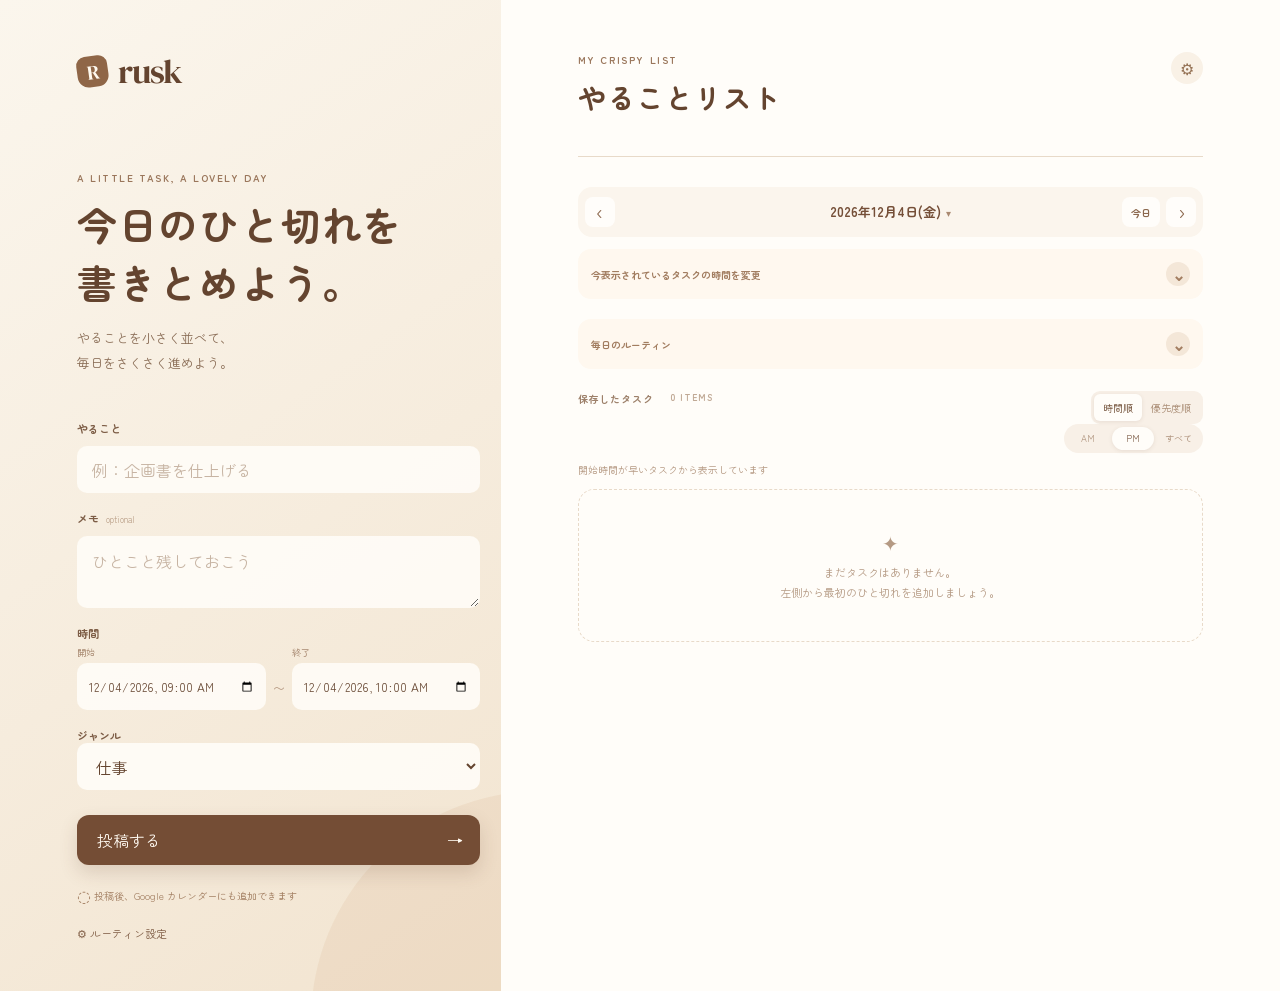
<file: index.html>
<!doctype html>
<html lang="ja">
  <head>
    <meta charset="UTF-8" />
    <meta name="viewport" content="width=device-width, initial-scale=1.0" />
    <meta name="theme-color" content="#f6efe3" />
    <title>rusk | やさしいタスク管理</title>
    <link rel="preconnect" href="https://fonts.googleapis.com" />
    <link rel="preconnect" href="https://fonts.gstatic.com" crossorigin />
    <link href="https://fonts.googleapis.com/css2?family=DM+Serif+Display&family=Zen+Maru+Gothic:wght@400;500;700&display=swap" rel="stylesheet" />
    <link rel="stylesheet" href="style.css?v=20260712-3" />
    <link rel="stylesheet" href="mobile.css?v=20260712-3" />
  </head>
  <body>
    <main class="app-shell">
      <aside class="composer-panel">
        <div class="mobile-topbar">
          <a class="brand" href="index.html" aria-label="rusk ホーム">
            <span class="brand-mark" aria-hidden="true">R</span>
            <span>rusk</span>
          </a>
          <div class="mobile-topbar-actions"><a class="mobile-settings" href="settings.html" aria-label="ルーティン設定">⚙</a><button id="open-composer" class="open-composer" type="button" aria-label="タスクを追加">＋</button></div>
        </div>
        <div class="composer-heading">
          <p class="eyebrow">A LITTLE TASK, A LOVELY DAY</p>
          <h1>今日のひと切れを<br />書きとめよう。</h1>
          <p>やることを小さく並べて、<br />毎日をさくさく進めよう。</p>
        </div>

        <form id="task-form" class="task-form">
          <div class="form-dialog-title"><span>タスクを追加</span><button id="close-composer" type="button" aria-label="閉じる">×</button></div>
          <label class="field-label" for="title">やること</label>
          <input id="title" name="title" type="text" maxlength="60" placeholder="例：企画書を仕上げる" required autocomplete="off" />

          <label class="field-label" for="memo">メモ <span>optional</span></label>
          <textarea id="memo" name="memo" maxlength="160" placeholder="ひとこと残しておこう"></textarea>

          <div>
            <span class="field-label">時間</span>
            <div class="time-row">
              <label><span>開始</span><input id="start-time" name="startTime" type="datetime-local" required /></label>
              <span class="time-dash" aria-hidden="true">〜</span>
              <label><span>終了</span><input id="end-time" name="endTime" type="datetime-local" required /></label>
            </div>
          </div>
          <div>
            <label class="field-label" for="genre">ジャンル</label>
            <select id="genre" name="genre">
              <option value="work">仕事</option>
              <option value="personal">くらし</option>
              <option value="study">学び</option>
              <option value="important">大切なこと</option>
            </select>
          </div>
          <button class="submit-button" type="submit"><span>投稿する</span><span aria-hidden="true">→</span></button>
        </form>
        <p class="calendar-note"><span aria-hidden="true">◌</span> 投稿後、Google カレンダーにも追加できます</p>
        <a class="settings-link" href="settings.html"><span aria-hidden="true">⚙</span> ルーティン設定</a>
      </aside>

      <section class="tasks-panel" id="top">
        <header class="tasks-header">
          <div>
            <p class="eyebrow">MY CRISPY LIST</p>
            <h2>やることリスト</h2>
          </div>
          <a class="header-settings" href="settings.html" aria-label="ルーティン設定">⚙</a>
        </header>

        <section class="list-wrap" aria-labelledby="list-title">
          <nav class="date-navigation" aria-label="実施日を移動">
            <button id="previous-day" type="button" aria-label="前の日">‹</button>
            <div class="date-picker-wrap"><span class="date-select-control"><span class="date-page-label" id="date-page-label" aria-hidden="true"></span><input id="date-picker" type="date" aria-label="移動する日付" /></span></div>
            <div class="date-nav-actions"><button id="today-button" type="button">今日</button><button id="next-day" type="button" aria-label="次の日">›</button></div>
          </nav>
          <div class="bulk-time-shift" aria-label="今表示されているタスクの時間を一括変更">
            <button id="bulk-shift-toggle" class="routine-toggle" type="button" aria-expanded="false" aria-controls="bulk-shift-content">
              <span id="bulk-shift-title">今表示されているタスクの時間を変更</span>
              <span class="routine-chevron" aria-hidden="true">⌄</span>
            </button>
            <div id="bulk-shift-content" class="bulk-time-shift-content" hidden>
              <span>表示中のタスクを</span>
              <label><input id="shift-minutes" type="number" min="1" max="1440" step="1" value="15" inputmode="numeric" aria-label="移動する分数" />分</label>
              <div class="bulk-time-shift-actions"><button id="shift-earlier" type="button">前倒し</button><button id="shift-later" type="button">後倒し</button></div>
            </div>
          </div>
          <div class="routine-area" id="routine-area" hidden>
            <button id="routine-toggle" class="routine-toggle" type="button" aria-expanded="false" aria-controls="routine-content">
              <span>毎日のルーティン</span>
              <span class="routine-chevron" aria-hidden="true">⌄</span>
            </button>
            <div id="routine-content" class="routine-content" hidden>
              <div class="routine-filter" role="group" aria-label="ルーティンの時間帯">
                <button type="button" class="routine-filter-button is-active" data-period="morning">朝</button>
                <button type="button" class="routine-filter-button" data-period="daytime">昼</button>
                <button type="button" class="routine-filter-button" data-period="night">夜</button>
                <button type="button" class="routine-filter-button" data-period="other">その他</button>
              </div>
              <div id="routine-list" class="routine-list"></div>
            </div>
          </div>
          <div class="list-heading">
            <div class="section-label"><span id="list-title">保存したタスク</span><span id="task-count">0 ITEMS</span></div>
            <div class="sort-control" role="group" aria-label="タスクの表示順">
              <button type="button" class="sort-button is-active" data-sort="time">時間順</button>
              <button type="button" class="sort-button" data-sort="priority">優先度順</button>
            </div>
          </div>
          <div id="time-filter" class="time-filter" role="group" aria-label="時間帯で絞り込む"><button type="button" class="time-filter-button" data-time-period="am">AM</button><button type="button" class="time-filter-button" data-time-period="pm">PM</button><button type="button" class="time-filter-button is-active" data-time-period="all">すべて</button></div>
          <p class="sort-hint" id="sort-hint">開始時間が早いタスクから表示しています</p>
          <div id="task-list" class="task-list" aria-live="polite"></div>
          <div id="empty-state" class="empty-state">
            <span aria-hidden="true">✦</span>
            <p>まだタスクはありません。<br />左側から最初のひと切れを追加しましょう。</p>
          </div>
        </section>
      </section>
    </main>
    <template id="task-template">
      <article class="task-card saved-card">
        <span class="drag-handle" aria-hidden="true">⠿</span>
        <button class="check-button" type="button" aria-label="完了にする"></button>
        <div class="task-content">
          <div class="card-top"><span class="genre-tag"></span></div>
          <h3></h3><p class="task-memo"></p>
          <button class="task-time-button" type="button" aria-expanded="false" aria-label="実施日時を変更"><span class="task-time-value"></span></button>
          <div class="time-editor" hidden><label>開始日時<span class="datetime-parts edit-start" aria-label="開始日時"><input class="datetime-year" type="text" inputmode="numeric" maxlength="4" aria-label="開始年" /><span>年</span><input type="text" inputmode="numeric" maxlength="2" aria-label="開始月" /><span>月</span><input type="text" inputmode="numeric" maxlength="2" aria-label="開始日" /><span>日</span><input type="text" inputmode="numeric" maxlength="2" aria-label="開始時" /><span>：</span><input type="text" inputmode="numeric" maxlength="2" aria-label="開始分" /></span></label><span>〜</span><label>終了日時<span class="datetime-parts edit-end" aria-label="終了日時"><input class="datetime-year" type="text" inputmode="numeric" maxlength="4" aria-label="終了年" /><span>年</span><input type="text" inputmode="numeric" maxlength="2" aria-label="終了月" /><span>月</span><input type="text" inputmode="numeric" maxlength="2" aria-label="終了日" /><span>日</span><input type="text" inputmode="numeric" maxlength="2" aria-label="終了時" /><span>：</span><input type="text" inputmode="numeric" maxlength="2" aria-label="終了分" /></span></label><div class="time-editor-actions"><button class="set-current-time-button" type="button">現在時刻</button><button class="save-time-button" type="button">時間を変更</button></div></div>
        </div>
        <div class="task-actions">
          <div class="priority-move" aria-label="優先順位を変更">
            <button class="move-up-button" type="button" aria-label="優先順位を上げる">↑</button>
            <button class="move-down-button" type="button" aria-label="優先順位を下げる">↓</button>
          </div>
          <a class="calendar-button" target="_blank" rel="noopener noreferrer">Google Calendar <span aria-hidden="true">↗</span></a>
          <button class="delete-button" type="button" aria-label="タスクを削除">×</button>
        </div>
      </article>
    </template>
    <script src="script.js?v=20260712-3"></script>
  </body>
</html>
</file>
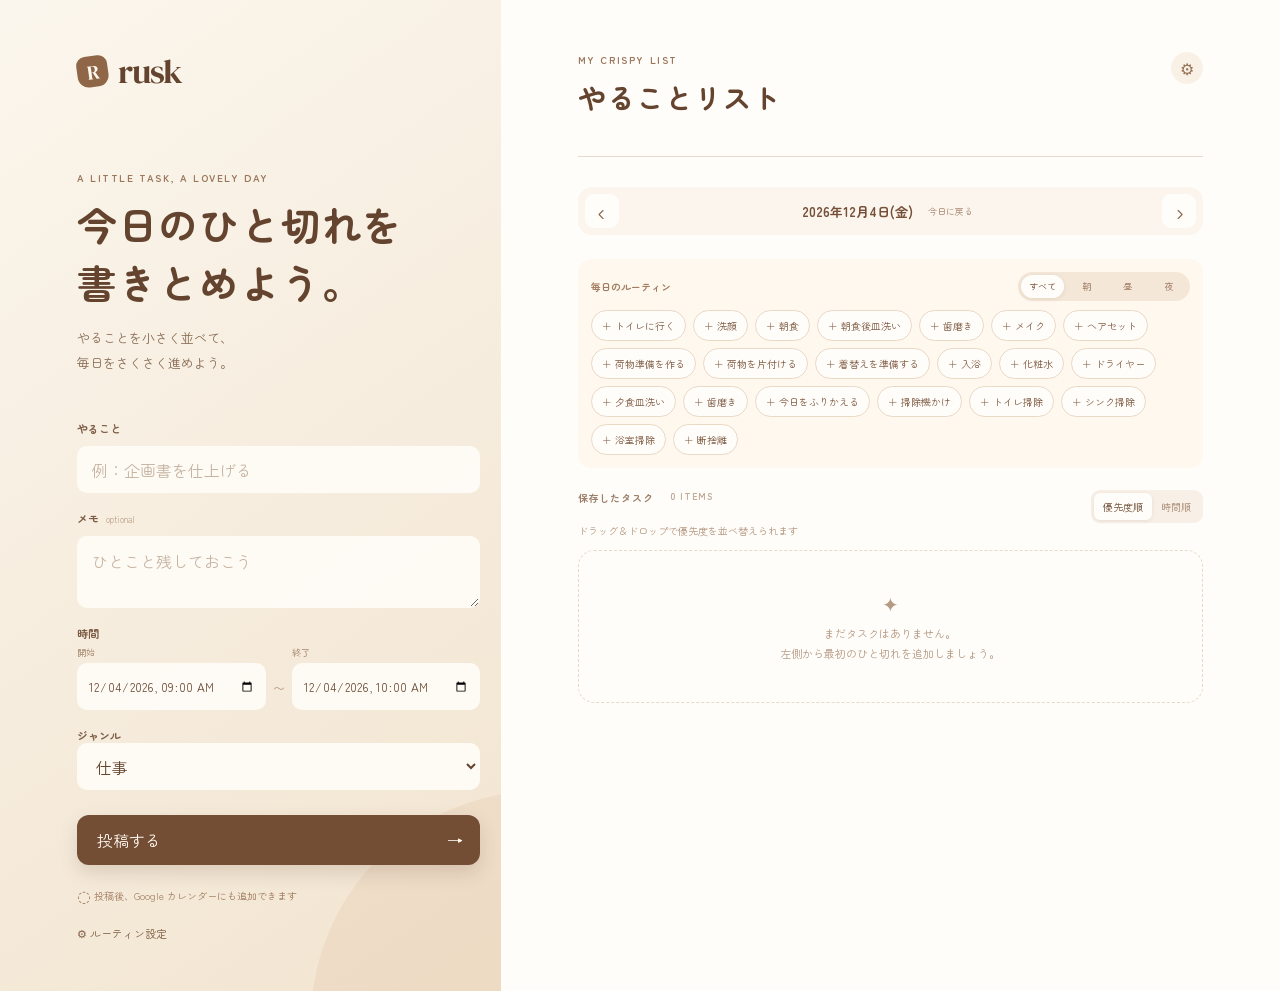
<file: rusk/index.html>
<!doctype html>
<html lang="ja">
  <head>
    <meta charset="UTF-8" />
    <meta name="viewport" content="width=device-width, initial-scale=1.0" />
    <meta name="theme-color" content="#f6efe3" />
    <title>rusk | やさしいタスク管理</title>
    <link rel="preconnect" href="https://fonts.googleapis.com" />
    <link rel="preconnect" href="https://fonts.gstatic.com" crossorigin />
    <link href="https://fonts.googleapis.com/css2?family=DM+Serif+Display&family=Zen+Maru+Gothic:wght@400;500;700&display=swap" rel="stylesheet" />
    <link rel="stylesheet" href="style.css" />
    <link rel="stylesheet" href="mobile.css" />
  </head>
  <body>
    <main class="app-shell">
      <aside class="composer-panel">
        <div class="mobile-topbar">
          <a class="brand" href="index.html" aria-label="rusk ホーム">
            <span class="brand-mark" aria-hidden="true">R</span>
            <span>rusk</span>
          </a>
          <div class="mobile-topbar-actions"><a class="mobile-settings" href="settings.html" aria-label="ルーティン設定">⚙</a><button id="open-composer" class="open-composer" type="button" aria-label="タスクを追加">＋</button></div>
        </div>
        <div class="composer-heading">
          <p class="eyebrow">A LITTLE TASK, A LOVELY DAY</p>
          <h1>今日のひと切れを<br />書きとめよう。</h1>
          <p>やることを小さく並べて、<br />毎日をさくさく進めよう。</p>
        </div>

        <form id="task-form" class="task-form">
          <div class="form-dialog-title"><span>タスクを追加</span><button id="close-composer" type="button" aria-label="閉じる">×</button></div>
          <label class="field-label" for="title">やること</label>
          <input id="title" name="title" type="text" maxlength="60" placeholder="例：企画書を仕上げる" required autocomplete="off" />

          <label class="field-label" for="memo">メモ <span>optional</span></label>
          <textarea id="memo" name="memo" maxlength="160" placeholder="ひとこと残しておこう"></textarea>

          <div>
            <span class="field-label">時間</span>
            <div class="time-row">
              <label><span>開始</span><input id="start-time" name="startTime" type="datetime-local" required /></label>
              <span class="time-dash" aria-hidden="true">〜</span>
              <label><span>終了</span><input id="end-time" name="endTime" type="datetime-local" required /></label>
            </div>
          </div>
          <div>
            <label class="field-label" for="genre">ジャンル</label>
            <select id="genre" name="genre">
              <option value="work">仕事</option>
              <option value="personal">くらし</option>
              <option value="study">学び</option>
              <option value="important">大切なこと</option>
            </select>
          </div>
          <button class="submit-button" type="submit"><span>投稿する</span><span aria-hidden="true">→</span></button>
        </form>
        <p class="calendar-note"><span aria-hidden="true">◌</span> 投稿後、Google カレンダーにも追加できます</p>
        <a class="settings-link" href="settings.html"><span aria-hidden="true">⚙</span> ルーティン設定</a>
      </aside>

      <section class="tasks-panel" id="top">
        <header class="tasks-header">
          <div>
            <p class="eyebrow">MY CRISPY LIST</p>
            <h2>やることリスト</h2>
          </div>
          <a class="header-settings" href="settings.html" aria-label="ルーティン設定">⚙</a>
        </header>

        <section class="list-wrap" aria-labelledby="list-title">
          <nav class="date-navigation" aria-label="実施日を移動">
            <button id="previous-day" type="button" aria-label="前の日">‹</button>
            <div><span class="date-page-label" id="date-page-label"></span><button id="today-button" type="button">今日に戻る</button></div>
            <button id="next-day" type="button" aria-label="次の日">›</button>
          </nav>
          <div class="routine-area" id="routine-area" hidden>
            <div class="routine-area-heading">
              <p>毎日のルーティン</p>
              <div class="routine-filter" role="group" aria-label="ルーティンの時間帯">
                <button type="button" class="routine-filter-button is-active" data-period="all">すべて</button>
                <button type="button" class="routine-filter-button" data-period="morning">朝</button>
                <button type="button" class="routine-filter-button" data-period="daytime">昼</button>
                <button type="button" class="routine-filter-button" data-period="night">夜</button>
              </div>
            </div>
            <div id="routine-list" class="routine-list"></div>
          </div>
          <div class="list-heading">
            <div class="section-label"><span id="list-title">保存したタスク</span><span id="task-count">0 ITEMS</span></div>
            <div class="sort-control" role="group" aria-label="タスクの表示順">
              <button type="button" class="sort-button is-active" data-sort="priority">優先度順</button>
              <button type="button" class="sort-button" data-sort="time">時間順</button>
            </div>
          </div>
          <p class="sort-hint" id="sort-hint">ドラッグ＆ドロップで優先度を並べ替えられます</p>
          <div id="task-list" class="task-list" aria-live="polite"></div>
          <div id="empty-state" class="empty-state">
            <span aria-hidden="true">✦</span>
            <p>まだタスクはありません。<br />左側から最初のひと切れを追加しましょう。</p>
          </div>
        </section>
      </section>
    </main>
    <template id="task-template">
      <article class="task-card saved-card">
        <span class="drag-handle" aria-hidden="true">⠿</span>
        <button class="check-button" type="button" aria-label="完了にする"></button>
        <div class="task-content">
          <div class="card-top"><span class="genre-tag"></span></div>
          <h3></h3><p class="task-memo"></p>
          <div class="time-editor" hidden><input class="edit-start" type="datetime-local" aria-label="開始時間" /><span>〜</span><input class="edit-end" type="datetime-local" aria-label="終了時間" /><button class="save-time-button" type="button">保存</button></div>
        </div>
        <div class="task-actions">
          <button class="edit-time-button" type="button">時間を変更</button>
          <a class="calendar-button" target="_blank" rel="noopener noreferrer">Google Calendar <span aria-hidden="true">↗</span></a>
          <button class="delete-button" type="button" aria-label="タスクを削除">×</button>
        </div>
      </article>
    </template>
    <script src="script.js"></script>
  </body>
</html>
</file>
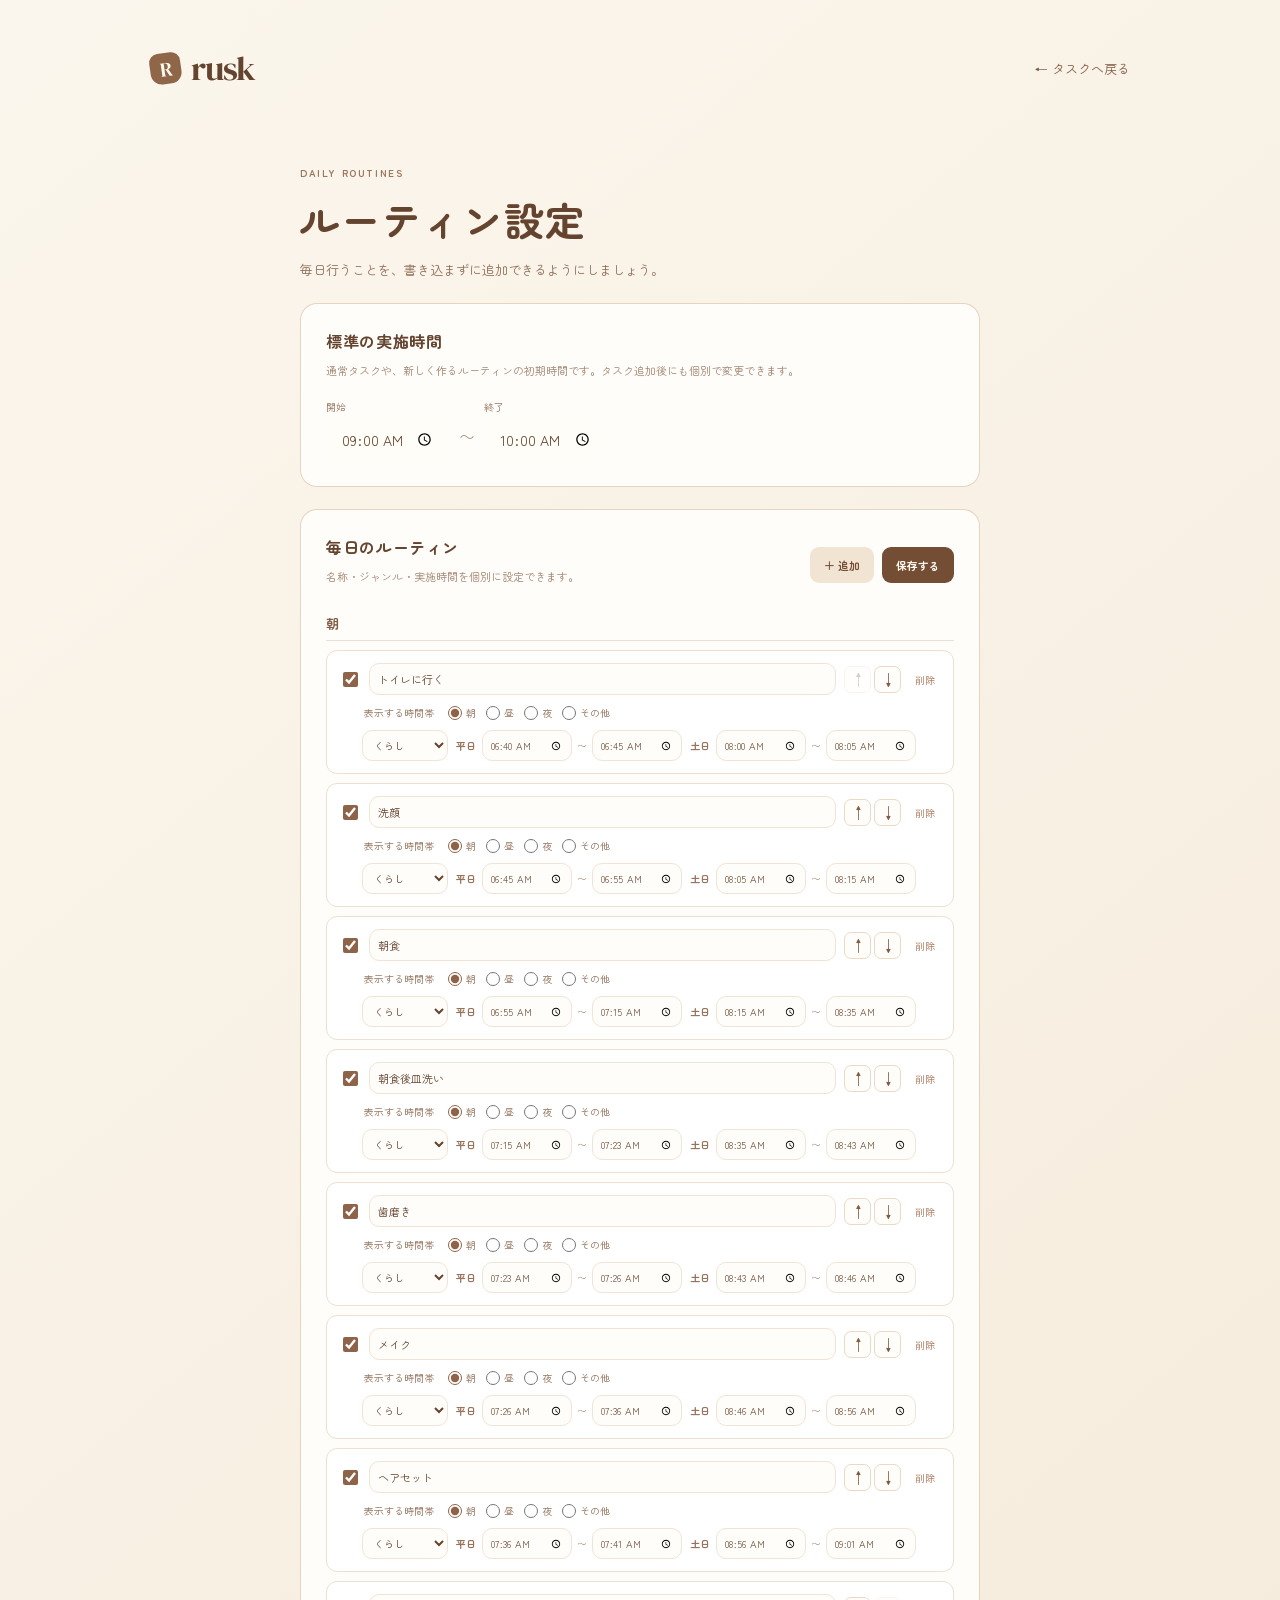
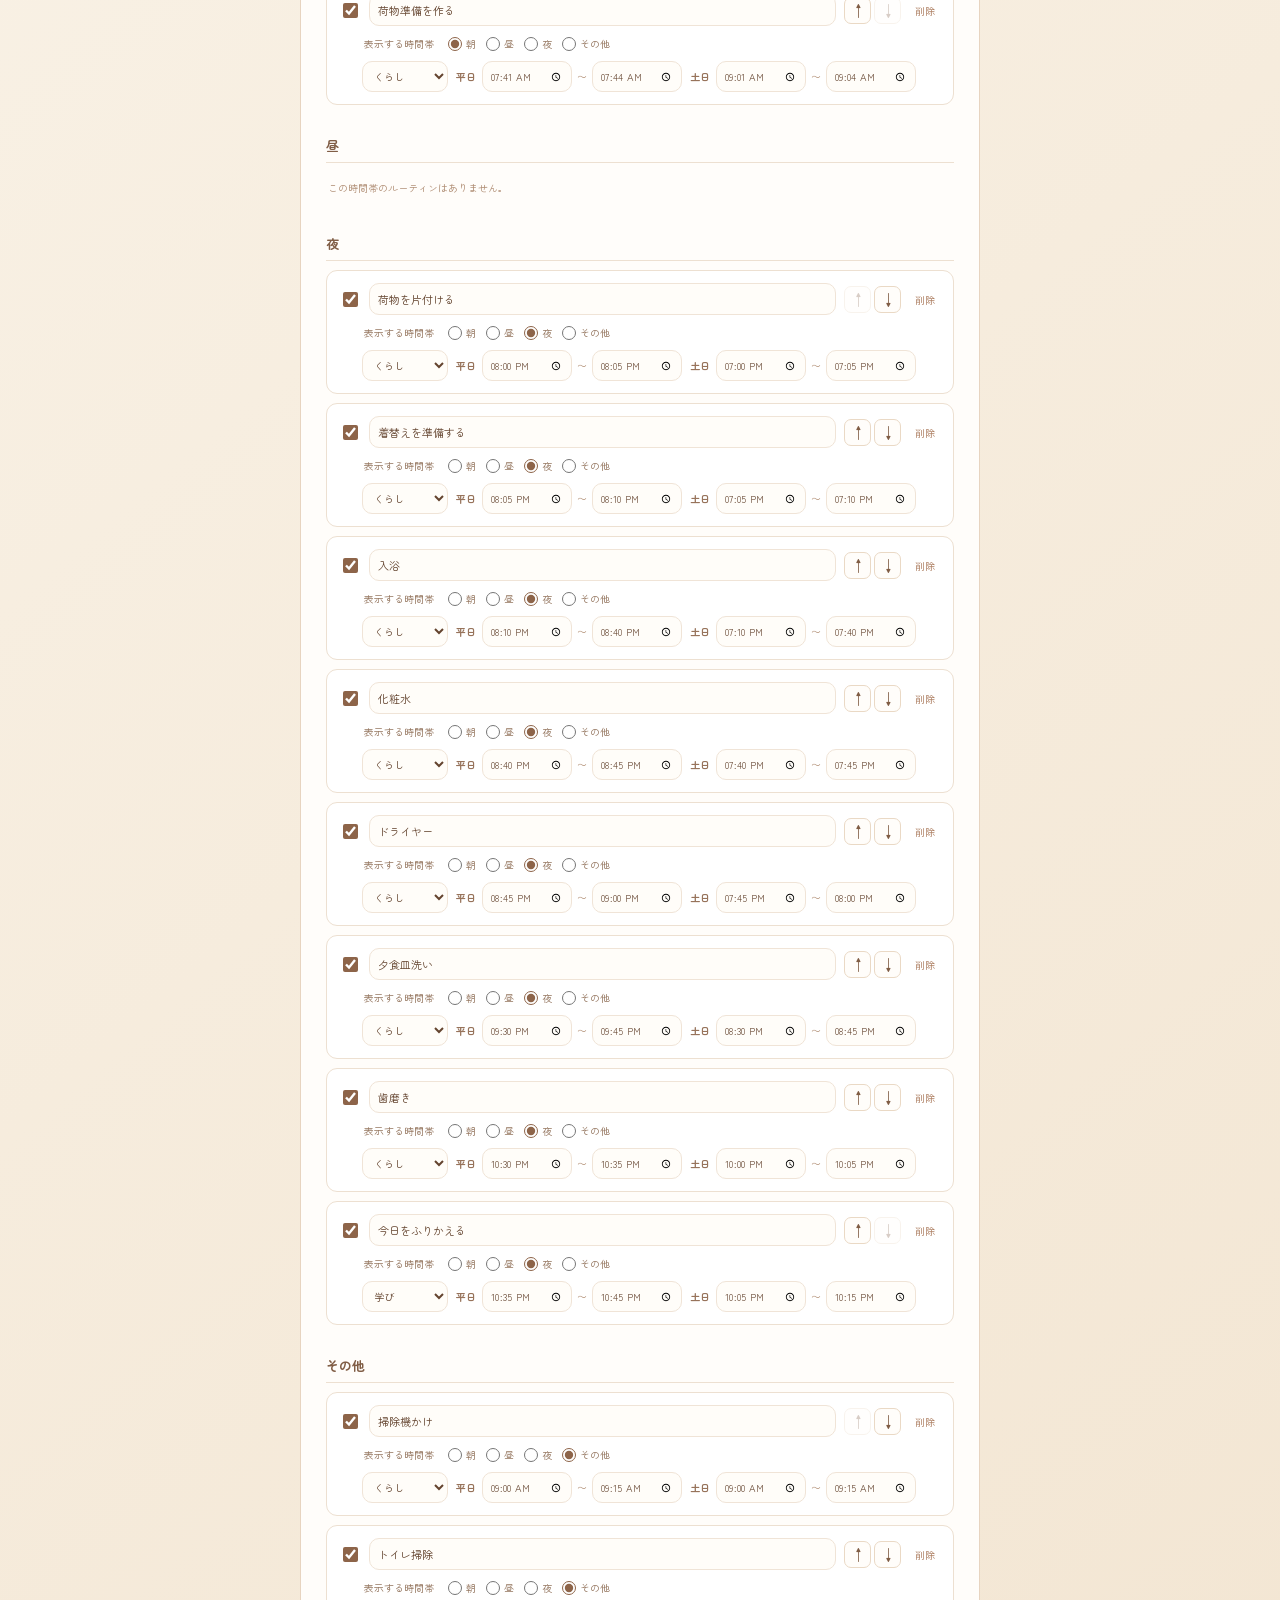
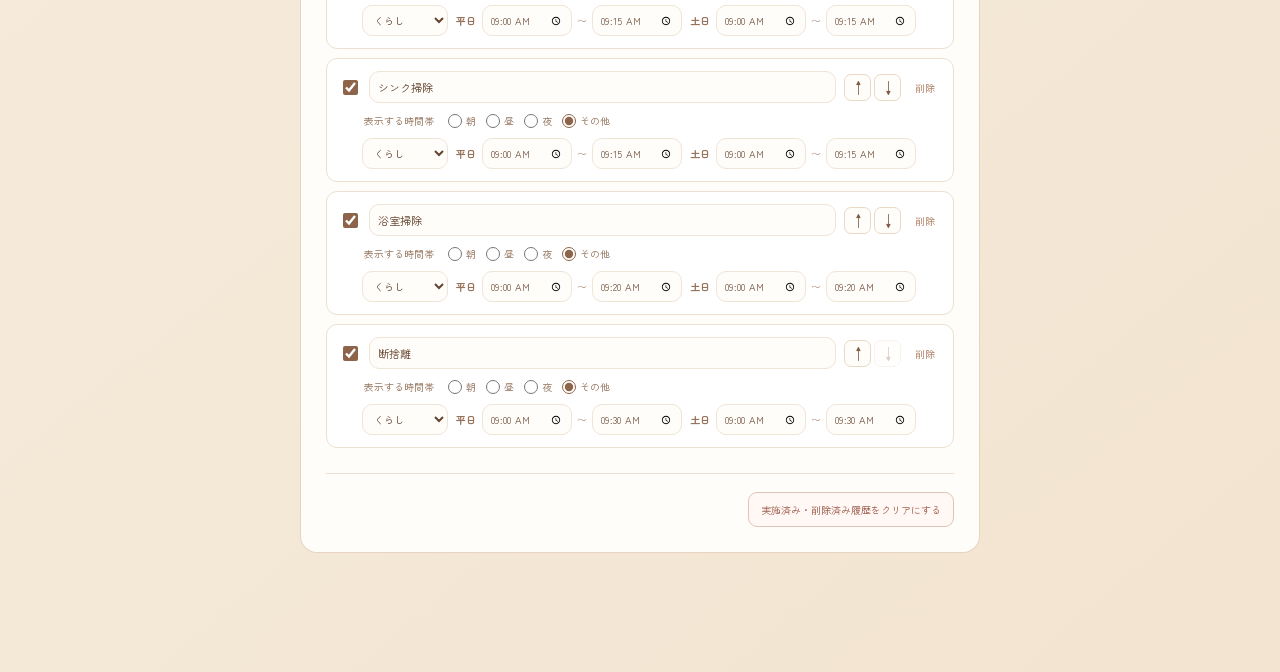
<file: settings.html>
<!doctype html>
<html lang="ja"><head><meta charset="UTF-8" /><meta name="viewport" content="width=device-width, initial-scale=1.0" /><title>rusk | ルーティン設定</title><link rel="preconnect" href="https://fonts.googleapis.com"><link rel="preconnect" href="https://fonts.gstatic.com" crossorigin><link href="https://fonts.googleapis.com/css2?family=DM+Serif+Display&family=Zen+Maru+Gothic:wght@400;500;700&display=swap" rel="stylesheet"><link rel="stylesheet" href="style.css?v=2" /><link rel="stylesheet" href="mobile.css?v=2" /></head>
<body><main class="settings-shell"><header class="settings-header"><a class="brand" href="index.html"><span class="brand-mark">R</span><span>rusk</span></a><a class="back-link" href="index.html">← タスクへ戻る</a></header><section class="settings-content"><p class="eyebrow">DAILY ROUTINES</p><h1>ルーティン設定</h1><p class="settings-lead">毎日行うことを、書き込まずに追加できるようにしましょう。</p><div class="settings-card"><h2>標準の実施時間</h2><p>通常タスクや、新しく作るルーティンの初期時間です。タスク追加後にも個別で変更できます。</p><div class="default-time-row"><label>開始<input id="default-start" type="time" /></label><span>〜</span><label>終了<input id="default-end" type="time" /></label></div></div><div class="settings-card"><div class="routine-card-heading"><div><h2>毎日のルーティン</h2><p>名称・ジャンル・実施時間を個別に設定できます。</p></div><div class="routine-heading-actions"><button id="add-routine" type="button">＋ 追加</button><button id="save-settings" type="button">保存する</button></div></div><div id="routine-settings" class="routine-settings"></div><div class="history-clear-area"><button id="clear-task-history" type="button">実施済み・削除済み履歴をクリアにする</button></div></div></section></main><script src="settings.js"></script></body></html>
</file>
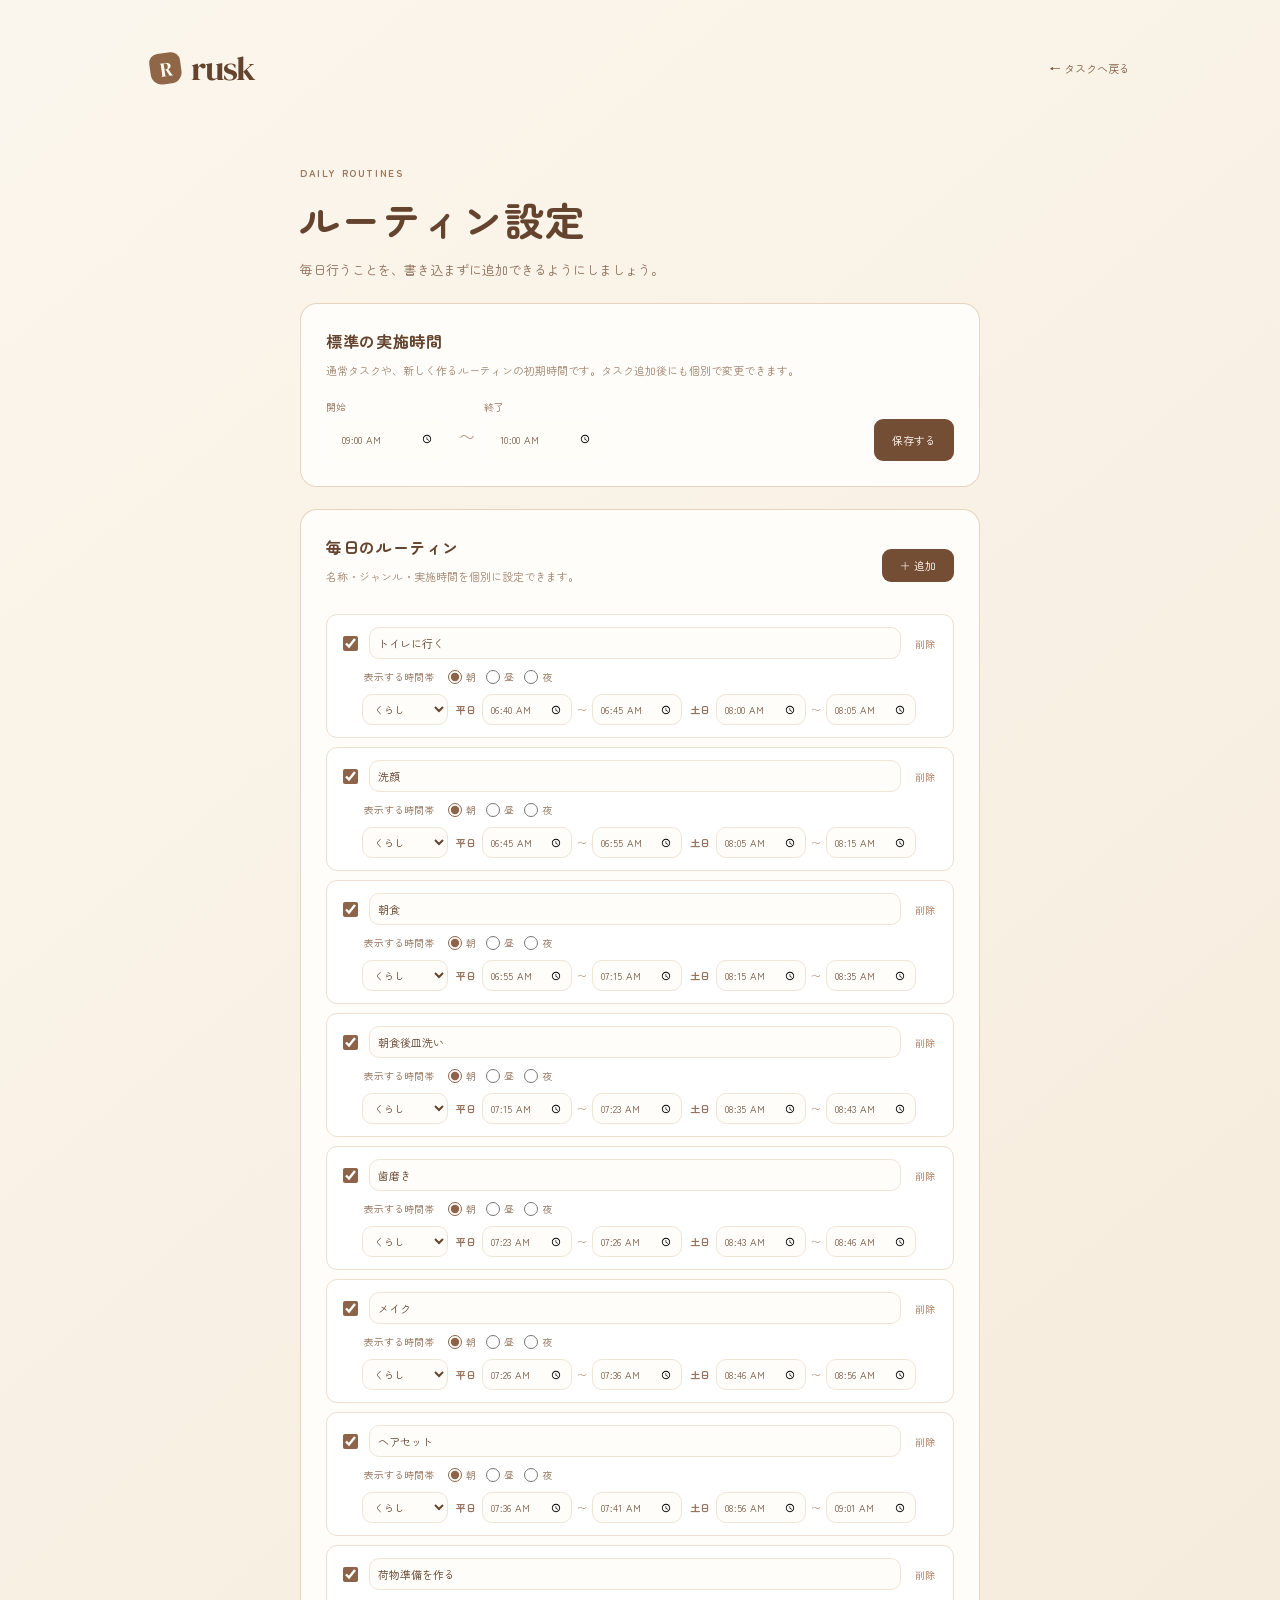
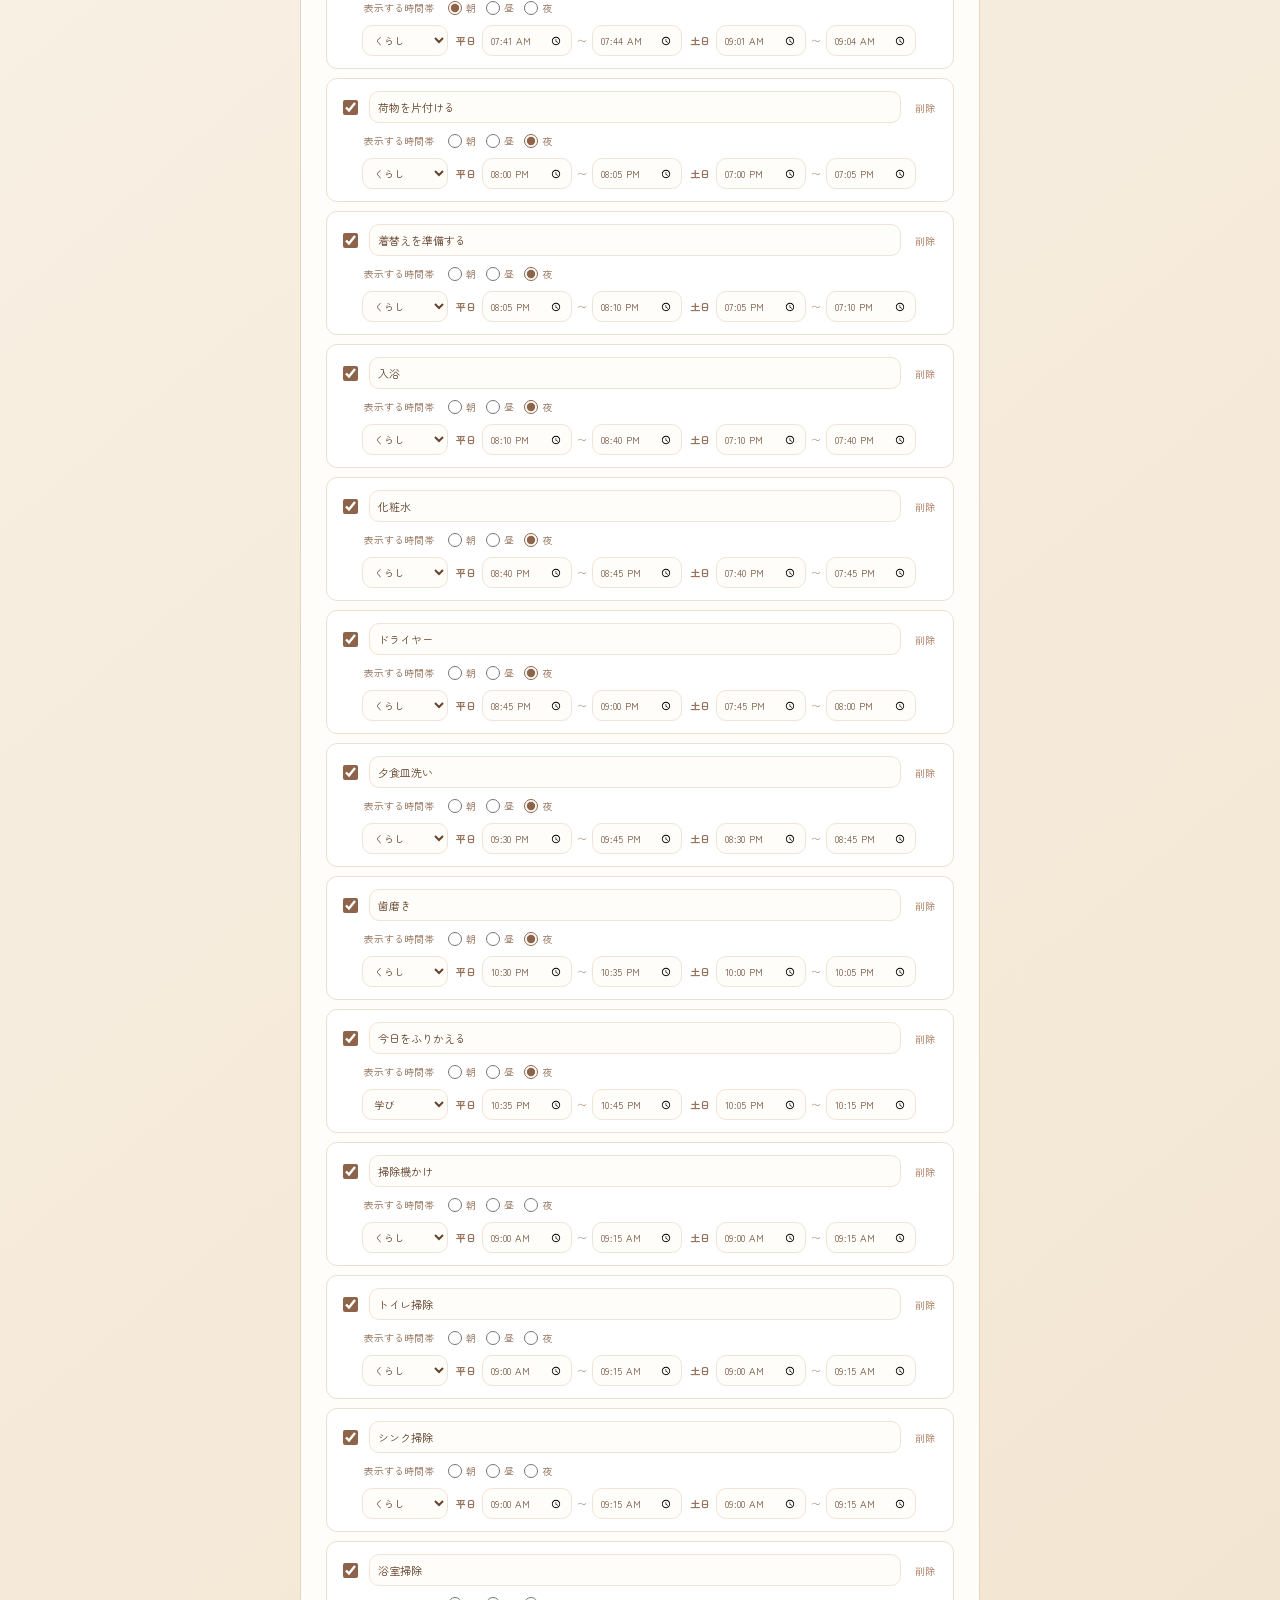
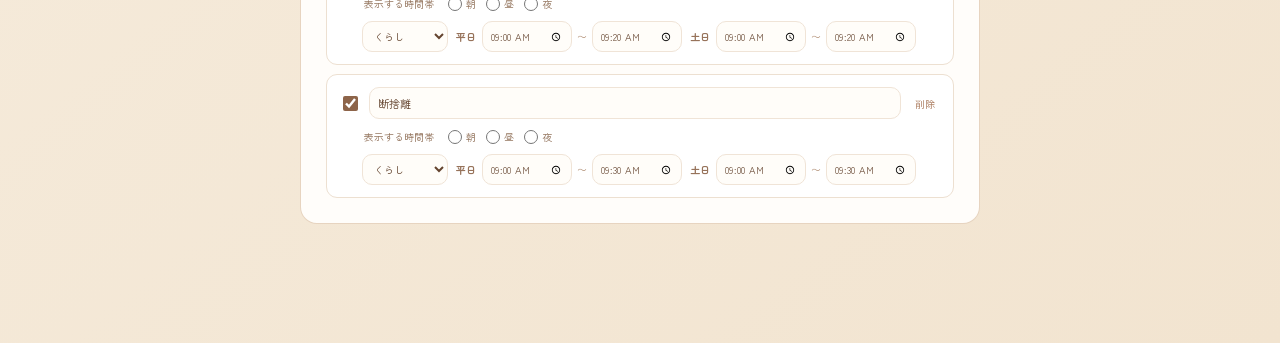
<file: rusk/settings.html>
<!doctype html>
<html lang="ja"><head><meta charset="UTF-8" /><meta name="viewport" content="width=device-width, initial-scale=1.0" /><title>rusk | ルーティン設定</title><link rel="preconnect" href="https://fonts.googleapis.com"><link rel="preconnect" href="https://fonts.gstatic.com" crossorigin><link href="https://fonts.googleapis.com/css2?family=DM+Serif+Display&family=Zen+Maru+Gothic:wght@400;500;700&display=swap" rel="stylesheet"><link rel="stylesheet" href="style.css" /><link rel="stylesheet" href="mobile.css" /></head>
<body><main class="settings-shell"><header class="settings-header"><a class="brand" href="index.html"><span class="brand-mark">R</span><span>rusk</span></a><a class="back-link" href="index.html">← タスクへ戻る</a></header><section class="settings-content"><p class="eyebrow">DAILY ROUTINES</p><h1>ルーティン設定</h1><p class="settings-lead">毎日行うことを、書き込まずに追加できるようにしましょう。</p><div class="settings-card"><h2>標準の実施時間</h2><p>通常タスクや、新しく作るルーティンの初期時間です。タスク追加後にも個別で変更できます。</p><div class="default-time-row"><label>開始<input id="default-start" type="time" /></label><span>〜</span><label>終了<input id="default-end" type="time" /></label><button id="save-settings" type="button">保存する</button></div></div><div class="settings-card"><div class="routine-card-heading"><div><h2>毎日のルーティン</h2><p>名称・ジャンル・実施時間を個別に設定できます。</p></div><button id="add-routine" type="button">＋ 追加</button></div><div id="routine-settings" class="routine-settings"></div></div></section></main><script src="settings.js"></script></body></html>
</file>
<file: style.css>
:root { --cream:#f7f0e5; --paper:#fffdf9; --toast:#e8d3b4; --brown:#64442f; --soft-brown:#9a765b; --line:#e8dac9; --green:#82967c; }
* { box-sizing:border-box; }
body { margin:0; overflow-x:hidden; color:var(--brown); background:var(--cream); font-family:"Zen Maru Gothic", sans-serif; }
button,input,textarea,select { font:inherit; }
button,a { -webkit-tap-highlight-color:transparent; }
.app-shell { min-height:100vh; display:grid; grid-template-columns:minmax(360px, .9fr) minmax(520px, 1.4fr); max-width:1440px; margin:auto; background:var(--paper); }
.composer-panel { position:relative; padding:48px clamp(36px,6vw,90px); background:linear-gradient(145deg,#fbf6ed 0%,#f2e4d0 100%); overflow:hidden; }
.composer-panel::after { content:""; position:absolute; width:460px; height:460px; right:-270px; bottom:-260px; border-radius:50%; background:rgba(197,151,107,.13); }
.brand { position:relative; z-index:1; display:inline-flex; align-items:center; gap:10px; color:var(--brown); font:34px "DM Serif Display",serif; text-decoration:none; letter-spacing:-1px; }
.brand-mark { display:grid; place-items:center; width:31px; height:31px; border-radius:9px 9px 11px 11px; color:#fffaf0; background:#8f6647; font:20px "DM Serif Display",serif; transform:rotate(-8deg); }
.composer-heading { position:relative; z-index:1; margin:76px 0 38px; }
.eyebrow { margin:0 0 10px; color:var(--soft-brown); font-size:10px; letter-spacing:.16em; font-weight:700; }
h1,h2,h3,p { margin-top:0; } h1,h2,h3 { font-weight:700; }
h1 { margin-bottom:16px; font-size:clamp(28px,3.1vw,43px); line-height:1.45; letter-spacing:.02em; } .composer-heading>p:last-child { margin:0; color:#896c55; font-size:13px; line-height:1.9; }
.task-form { position:relative; z-index:1; max-width:475px; display:grid; gap:10px; }.mobile-topbar { display:contents; }.open-composer,.form-dialog-title { display:none; }
.field-label { display:block; margin-top:7px; color:#7c5c45; font-size:11px; font-weight:700; } .field-label span { margin-left:4px; color:#b89d85; font-size:9px; font-weight:400; }
input,textarea,select { width:100%; border:1px solid transparent; border-radius:10px; outline:none; color:var(--brown); background:rgba(255,253,249,.88); transition:border .2s,box-shadow .2s; }
input,select { height:47px; padding:0 14px; } textarea { height:72px; resize:vertical; padding:12px 14px; } input::placeholder,textarea::placeholder { color:#c7b4a3; }
input:focus,textarea:focus,select:focus { border-color:#c49c77; box-shadow:0 0 0 3px rgba(196,156,119,.16); }
.field-row { display:grid; grid-template-columns:1.35fr 1fr; gap:12px; } input[type="datetime-local"] { font-size:12px; padding:0 10px; }
.time-row { display:grid; grid-template-columns:1fr auto 1fr; align-items:end; gap:7px; margin-top:5px; } .time-row label { display:grid; gap:4px; color:#a78870; font-size:9px; } .time-dash { padding-bottom:14px; color:#b0927b; font-size:12px; }
.submit-button { display:flex; justify-content:space-between; align-items:center; height:50px; margin-top:15px; padding:0 17px 0 20px; border:0; border-radius:12px; cursor:pointer; color:#fffaf2; background:#744d35; box-shadow:0 8px 18px rgba(100,68,47,.17); transition:transform .2s,background .2s; } .submit-button:hover { background:#593522; transform:translateY(-2px); }
.calendar-note { position:relative; z-index:1; margin:18px 0 0; color:#a27e61; font-size:10px; } .calendar-note span { font-size:16px; vertical-align:-2px; }.settings-link { position:relative; z-index:1; display:inline-block; margin-top:18px; color:#805e46; font-size:11px; text-decoration:none; }.settings-link:hover { text-decoration:underline; }
.tasks-panel { padding:52px clamp(35px,6vw,92px); background:var(--paper); }
.tasks-header { display:flex; justify-content:space-between; align-items:flex-start; padding-bottom:39px; border-bottom:1px solid var(--line); } h2 { margin:0; font-size:28px; letter-spacing:.04em; }.header-settings { display:grid; place-items:center; width:32px; height:32px; border-radius:50%; color:#947154; background:#f9f1e6; text-decoration:none; }
.list-wrap { margin-top:30px; } .list-heading { display:flex; justify-content:space-between; align-items:flex-start; gap:18px; } .section-label { display:flex; justify-content:space-between; gap:16px; margin-bottom:12px; color:#9d806a; font-size:10px; font-weight:700; letter-spacing:.09em; } .section-label span:last-child { color:#c0a995; font-size:9px; }.sort-control { display:flex; padding:3px; border-radius:9px; background:#f8f0e7; }.sort-button { padding:6px 9px; border:0; border-radius:6px; color:#ab8e77; background:transparent; font-size:10px; cursor:pointer; }.sort-button.is-active { color:#76553e; background:#fffdf9; box-shadow:0 1px 4px rgba(93,58,35,.1); }.sort-hint { margin:0 0 12px; color:#b69a84; font-size:10px; }
.date-navigation { display:flex; align-items:center; justify-content:space-between; margin-bottom:24px; padding:7px; border-radius:14px; background:#fbf5ed; }.date-navigation>button { width:34px; height:34px; border:0; border-radius:9px; color:#8c684e; background:#fffdfa; font-size:25px; line-height:1; cursor:pointer; }.date-navigation>div { display:flex; align-items:center; gap:9px; }.date-page-label { color:#754f38; font-size:13px; font-weight:700; }.date-navigation div button { border:0; color:#aa8971; background:transparent; font-size:9px; cursor:pointer; }.routine-area { margin-bottom:22px; padding:13px; border-radius:13px; background:#fff8ef; }.routine-area>p { margin:0 0 9px; color:#a27d60; font-size:10px; font-weight:700; }.routine-list { display:flex; flex-wrap:wrap; gap:7px; }.routine-button { padding:7px 10px; border:1px solid #ead9c5; border-radius:20px; color:#805d45; background:#fffdfa; font-size:10px; cursor:pointer; }.routine-button:hover { background:#f1dfca; }
.task-card { position:relative; border:1px solid var(--line); border-radius:16px; background:#fff; box-shadow:0 5px 14px rgba(93,58,35,.035); }
.card-top { display:flex; justify-content:space-between; align-items:center; gap:10px; } .genre-tag { display:inline-block; padding:4px 8px; border-radius:20px; color:#7c5b44; background:#f2e4d3; font-size:10px; font-weight:700; white-space:nowrap; } .genre-tag.personal { color:#766c4c; background:#edf0d9; } .genre-tag.study { color:#657689; background:#e4edf3; } .genre-tag.important { color:#995a46; background:#f7e1d7; } .card-date { color:#ad9079; font-size:10px; white-space:nowrap; }
.task-card h3 { margin:12px 0 6px; font-size:15px; letter-spacing:.02em; } .task-card p { margin:0; color:#a78b77; font-size:11px; line-height:1.65; }
.task-list { display:grid; gap:10px; } .saved-card { display:flex; align-items:flex-start; gap:12px; padding:16px 14px; } .saved-card[draggable="true"] { cursor:grab; } .saved-card.dragging { opacity:.4; border-style:dashed; } .drag-handle { margin-top:1px; color:#cbb29d; font-size:18px; line-height:20px; cursor:grab; }.task-content { min-width:0; flex:1; } .saved-card h3 { overflow:hidden; text-overflow:ellipsis; white-space:nowrap; }
.check-button { flex:none; width:20px; height:20px; margin-top:2px; border:1.5px solid #c7ab91; border-radius:50%; cursor:pointer; background:#fff; transition:.18s; } .check-button:hover { background:#f1dfca; } .saved-card.completed { opacity:.55; } .saved-card.completed .check-button { border-color:var(--green); background:var(--green); box-shadow:inset 0 0 0 4px #fff; } .saved-card.completed h3 { text-decoration:line-through; }
.task-actions { display:flex; align-items:center; gap:7px; margin-left:auto; }.edit-time-button { padding:0; border:0; color:#aa876c; background:transparent; font-size:9px; cursor:pointer; white-space:nowrap; }.edit-time-button:hover { text-decoration:underline; }.calendar-button { color:#947154; font-size:9px; text-decoration:none; white-space:nowrap; } .calendar-button:hover { text-decoration:underline; } .delete-button { width:21px; height:21px; border:0; border-radius:50%; color:#b49379; background:#f7f0e7; cursor:pointer; font-size:16px; line-height:1; }.time-editor { display:flex; align-items:center; gap:4px; margin-top:11px; color:#ad9079; font-size:10px; }.time-editor input { width:143px; height:30px; padding:0 5px; font-size:9px; }.save-time-button { height:30px; border:0; border-radius:7px; color:#fff; background:#896148; font-size:9px; cursor:pointer; }
.empty-state { padding:38px 10px; border:1px dashed var(--line); border-radius:16px; text-align:center; color:#b59a84; } .empty-state span { font-size:20px; } .empty-state p { margin:6px 0 0; font-size:11px; line-height:1.8; } .empty-state[hidden] { display:none; }
@media (max-width:800px) { .app-shell { display:block; } .composer-panel,.tasks-panel { padding:34px 25px; } .composer-heading { margin:45px 0 28px; } .tasks-header { padding-bottom:28px; } }
@media (max-width:420px) { .field-row { grid-template-columns:1fr; gap:0; } .list-heading { display:block; }.sort-control { width:max-content; margin-bottom:10px; }.calendar-button { font-size:0; } .calendar-button span { font-size:13px; } }
.settings-shell { min-height:100vh; padding:45px max(24px, calc((100% - 980px) / 2)); background:linear-gradient(140deg,#fbf6ed,#f2e4d0); }.settings-header { display:flex; justify-content:space-between; align-items:center; }.back-link { color:#805e46; font-size:11px; text-decoration:none; }.settings-content { max-width:680px; margin:74px auto; }.settings-content h1 { margin-bottom:10px; }.settings-lead { color:#8d6e58; font-size:13px; line-height:1.8; }.settings-card { margin-top:22px; padding:25px; border:1px solid rgba(225,203,178,.8); border-radius:17px; background:#fffdfa; }.settings-card h2 { margin-bottom:8px; font-size:16px; }.settings-card>p,.routine-card-heading p { color:#a38671; font-size:11px; line-height:1.7; }.default-time-row { display:flex; align-items:end; gap:9px; margin-top:19px; }.default-time-row label { display:grid; gap:5px; color:#94755e; font-size:10px; }.default-time-row input { width:124px; height:42px; }.default-time-row>span { padding-bottom:13px; color:#b29279; }.default-time-row button,.routine-card-heading>button { height:42px; margin-left:auto; padding:0 18px; border:0; border-radius:9px; color:#fffaf2; background:#744d35; cursor:pointer; font-size:11px; }.routine-card-heading { display:flex; justify-content:space-between; gap:16px; align-items:center; }.routine-card-heading>button { height:33px; margin:0; }.routine-settings { display:grid; gap:9px; margin-top:18px; }.routine-editor { padding:12px; border:1px solid #ede0d1; border-radius:11px; background:#fff; }.routine-editor-top,.routine-editor-details { display:flex; align-items:center; gap:8px; }.routine-editor-top input[type="checkbox"] { width:15px; height:15px; accent-color:#8d6449; }.routine-title { height:32px; flex:1; padding:0 8px; border-color:#f0e4d7; font-size:11px; }.remove-routine { border:0; color:#b08367; background:transparent; font-size:10px; cursor:pointer; }.routine-editor-details { margin:10px 0 0 23px; color:#b08d73; font-size:10px; }.routine-editor-details select,.routine-editor-details input { width:auto; height:31px; padding:0 7px; border-color:#f0e4d7; font-size:10px; }.routine-editor-details input { width:90px; } @media (max-width:520px) { .settings-shell { padding:30px 20px; }.settings-content { margin:50px auto; }.default-time-row { flex-wrap:wrap; }.default-time-row button { margin-left:0; }.time-editor { flex-wrap:wrap; }.time-editor input { width:calc(50% - 30px); }.routine-editor-details { flex-wrap:wrap; } }

/* Routine time-of-day filter */
.routine-area-heading { display:flex; align-items:center; justify-content:space-between; gap:12px; margin-bottom:9px; }
.routine-area-heading > p { margin:0; color:#a27d60; font-size:10px; font-weight:700; }
.routine-filter { display:flex; gap:3px; padding:3px; border-radius:999px; background:#f4e7d8; }
.routine-filter-button { min-width:38px; padding:5px 8px; border:0; border-radius:999px; color:#9b7960; background:transparent; font-size:9px; cursor:pointer; }
.routine-filter-button.is-active { color:#754f38; background:#fffdfa; box-shadow:0 1px 4px rgba(93,58,35,.1); }
.routine-empty { width:100%; margin:2px 0 0; color:#b08e75; font-size:10px; }
.mobile-topbar-actions { display:flex; align-items:center; gap:8px; }
.mobile-settings { display:none; place-items:center; width:38px; height:38px; border-radius:50%; color:#7a5842; background:#f2e4d3; font-size:18px; text-decoration:none; }
.routine-period-picker { display:flex; align-items:center; gap:10px; margin:10px 0 0 23px; padding:0; border:0; color:#94755e; }
.routine-period-picker legend { float:left; margin-right:2px; font-size:10px; }
.routine-period-picker label { display:flex; align-items:center; gap:4px; font-size:10px; cursor:pointer; }
.routine-period-picker input { width:14px; height:14px; margin:0; accent-color:#8d6449; }

/* Collapsible daily routines */
.routine-toggle { display:flex; align-items:center; justify-content:space-between; width:100%; padding:0; border:0; color:#a27d60; background:transparent; font-size:10px; font-weight:700; cursor:pointer; }
.routine-chevron { display:inline-grid; place-items:center; width:24px; height:24px; border-radius:50%; background:#f4e7d8; font-size:16px; transition:transform .2s ease; }
.routine-toggle[aria-expanded="true"] .routine-chevron { transform:rotate(180deg); }
.routine-content { margin-top:10px; }
.routine-content[hidden] { display:none; }
.routine-content .routine-filter { width:max-content; margin:0 0 10px auto; }
.priority-move { display:none; gap:4px; }
.priority-move button { display:grid; place-items:center; width:27px; height:27px; padding:0; border:1px solid #ead9c5; border-radius:8px; color:#805d45; background:#fffdfa; cursor:pointer; }
.priority-move button:disabled { opacity:.3; cursor:default; }

/* Date picker and task time controls */
.date-page-label { color:#754f38; font-size:16px; font-weight:700; line-height:1.5; white-space:nowrap; }
.date-picker-wrap { position:relative; }
.date-select-control { position:relative; display:inline-flex; align-items:center; min-height:36px; cursor:pointer; }
.date-select-control::after { content:"▾"; margin-left:5px; color:#aa8971; font-size:10px; }
.date-picker-wrap .date-select-control input[type="date"] { position:absolute; inset:0; z-index:2; width:100%; height:100%; margin:0; padding:0; border:0; opacity:.001; cursor:pointer; -webkit-appearance:none; appearance:none; }
.date-navigation .date-nav-actions { display:flex; gap:6px; }
.date-navigation .date-nav-actions button { display:grid; place-items:center; width:34px; height:34px; padding:0; border:0; border-radius:9px; color:#8c684e; background:#fffdfa; cursor:pointer; }
.date-navigation .date-nav-actions #today-button { width:42px; font-size:11px; font-weight:700; }
.date-navigation .date-nav-actions #next-day { font-size:25px; line-height:1; }

/* Refined settings actions and centered date navigation */
.back-link { font-size:13px; }
.default-time-row input { font-size:14px; }
.routine-heading-actions { display:flex; align-items:center; gap:8px; margin-left:auto; }
.routine-card-heading .routine-heading-actions button { height:36px; margin:0; padding:0 14px; border:0; border-radius:9px; color:#fffaf2; background:#744d35; font-size:11px; font-weight:700; cursor:pointer; transition:background-color .16s ease, transform .16s ease, box-shadow .16s ease; }
.routine-card-heading .routine-heading-actions #add-routine { color:#744d35; background:#f2e4d3; }
.routine-card-heading .routine-heading-actions #add-routine:hover { background:#e7d1b9; }
.routine-card-heading .routine-heading-actions #add-routine:active { color:#fffaf2; background:#8f6647; transform:scale(.96); box-shadow:inset 0 2px 5px rgba(70,42,24,.18); }
.date-navigation { display:grid; grid-template-columns:1fr auto 1fr; align-items:center; justify-content:normal; }
.date-navigation > #previous-day { justify-self:start; width:30px; height:30px; border-radius:8px; font-size:20px; }
.date-navigation .date-picker-wrap { justify-self:center; }
.date-page-label { font-size:13px; }
.date-navigation .date-nav-actions { justify-self:end; }
.date-navigation .date-nav-actions button { width:30px; height:30px; border-radius:8px; }
.date-navigation .date-nav-actions #today-button { width:38px; font-size:10px; }
.date-navigation .date-nav-actions #next-day { font-size:20px; }
.bulk-time-shift { margin:-12px 0 20px; padding:13px; border-radius:13px; color:#9d806a; background:#fff8ef; font-size:10px; }
.bulk-time-shift-content { display:flex; align-items:center; justify-content:flex-end; gap:7px; margin-top:10px; }
.bulk-time-shift-content[hidden] { display:none; }
.bulk-time-shift label { display:flex; align-items:center; gap:4px; font-weight:700; }
.bulk-time-shift input { width:58px; height:32px; padding:0 7px; border-color:#ead9c5; background:#fffdfa; text-align:right; font-size:11px; }
.bulk-time-shift-actions { display:flex; gap:5px; }
.bulk-time-shift-actions button { height:32px; padding:0 10px; border:1px solid #ead9c5; border-radius:8px; color:#805d45; background:#fffdfa; font-size:10px; font-weight:700; cursor:pointer; transition:background-color .16s ease,transform .16s ease; }
.bulk-time-shift-actions button:hover { background:#f1dfca; }
.bulk-time-shift-actions button:active { background:#e5cdb4; transform:scale(.96); }
.routine-period-section { display:grid; gap:9px; }
.routine-period-section + .routine-period-section { margin-top:22px; }
.routine-period-heading { margin:0; padding-bottom:7px; border-bottom:1px solid #ede0d1; color:#805d45; font-size:13px; }
.routine-period-empty { margin:0; padding:8px 2px; color:#b08e75; font-size:10px; }
.routine-order-actions { display:flex; gap:3px; }
.routine-order-actions button { display:grid; place-items:center; width:27px; height:27px; padding:0; border:1px solid #ead9c5; border-radius:7px; color:#805d45; background:#fffdfa; cursor:pointer; }
.routine-order-actions button:disabled { opacity:.3; cursor:default; }
.history-clear-area { margin-top:25px; padding-top:18px; border-top:1px solid #ede0d1; text-align:right; }
.history-clear-area button { padding:9px 12px; border:1px solid #dfc5b9; border-radius:9px; color:#a05f50; background:#fff8f4; font-size:10px; cursor:pointer; }
.history-clear-area button:hover { background:#f8e7df; }
.task-time-button { display:flex; align-items:baseline; gap:8px; margin-top:10px; padding:0; border:0; color:#9b7960; background:transparent; font-size:15px; line-height:1.6; cursor:pointer; }
.time-editor { display:grid; grid-template-columns:1fr auto 1fr; align-items:end; gap:7px; margin-top:9px; color:#ad9079; font-size:11px; }
.time-editor[hidden] { display:none; }
.time-editor label { display:grid; gap:3px; }
.time-editor input { width:100%; height:36px; padding:0 7px; font-size:11px; }
.time-editor-actions { grid-column:3; display:flex; gap:5px; }
.save-time-button,.set-current-time-button { height:32px; padding:0 9px; border:0; border-radius:7px; color:#AB8E77; background:#F8F0E7; font-size:11px; font-weight:700; cursor:pointer; white-space:nowrap; }
.set-current-time-button { color:#80634d; background:#f2e4d3; }
.datetime-parts { display:flex; align-items:center; gap:3px; white-space:nowrap; }
.time-editor .datetime-parts input { width:34px; height:36px; padding:0 4px; text-align:center; font-size:11px; }
.time-editor .datetime-parts .datetime-year { width:52px; }
.datetime-parts > span { color:#9b7960; font-size:10px; }
.time-filter { display:flex; width:max-content; gap:3px; margin:0 0 9px auto; padding:3px; border-radius:999px; background:#f8f0e7; }
.time-filter[hidden] { display:none; }
.time-filter-button { min-width:42px; padding:5px 8px; border:0; border-radius:999px; color:#ab8e77; background:transparent; font-size:9px; cursor:pointer; }
.time-filter-button.is-active { color:#76553e; background:#fffdf9; box-shadow:0 1px 4px rgba(93,58,35,.1); }
</file>
<file: mobile.css>
body { overflow-x:hidden; }
.routine-time-row { display:flex; align-items:center; gap:5px; }
.routine-time-row > span { min-width:21px; color:#97735b; font-weight:700; }

@media (max-width:600px) {
  body { min-width:0; font-size:16px; }
  .app-shell { display:flex; width:100%; min-height:100dvh; flex-direction:column; }
  .composer-panel { position:sticky; top:0; z-index:30; min-height:64px; padding:13px 18px; overflow:visible; background:#fffdf9; border-bottom:1px solid var(--line); box-shadow:0 3px 12px rgba(93,58,35,.06); }
  .composer-panel::after,.composer-heading,.calendar-note,.settings-link { display:none; }
  .mobile-topbar { display:flex; align-items:center; justify-content:space-between; }
  .brand { font-size:27px; }.brand-mark { width:27px; height:27px; font-size:18px; }
  .open-composer { display:grid; place-items:center; width:38px; height:38px; border:0; border-radius:50%; color:#fff; background:#744d35; font-size:25px; line-height:1; cursor:pointer; }
  .task-form { display:none; }
  .task-form.is-open { position:fixed; inset:0; z-index:20; display:grid; align-content:start; gap:13px; max-width:none; min-height:100dvh; padding:24px 20px calc(24px + env(safe-area-inset-bottom)); overflow-y:auto; background:rgba(255,253,249,.98); box-shadow:0 0 0 100vmax rgba(77,52,36,.34); }
  .form-dialog-title { display:flex; align-items:center; justify-content:space-between; margin-bottom:10px; color:#694832; font-size:18px; font-weight:700; }
  .form-dialog-title button { display:grid; place-items:center; width:34px; height:34px; border:0; border-radius:50%; color:#7a5842; background:#f2e4d3; font-size:24px; cursor:pointer; }
  .task-form .field-label { margin-top:5px; font-size:13px; }.task-form input,.task-form textarea,.task-form select { font-size:16px; }.task-form input,.task-form select { height:51px; }.task-form textarea { height:96px; }.time-row label { font-size:11px; }.time-row input[type="datetime-local"] { font-size:12px; }.submit-button { height:54px; margin-top:16px; font-size:16px; }
  .tasks-panel { min-height:calc(100dvh - 64px); padding:25px 16px calc(28px + env(safe-area-inset-bottom)); }.tasks-header { padding-bottom:22px; }.tasks-header h2 { font-size:24px; }.header-settings { display:none; }.date-navigation { margin-bottom:18px; }.date-page-label { font-size:17px; }.routine-button,.sort-button { font-size:12px; }.sort-hint,.section-label,.task-card p,.genre-tag,.edit-time-button,.calendar-button { font-size:11px; }.task-card h3 { font-size:16px; }.saved-card { gap:9px; padding:16px 12px; }.drag-handle { display:none; }.task-actions { flex-wrap:wrap; justify-content:flex-end; }.time-editor { flex-wrap:wrap; }.time-editor input { width:calc(50% - 26px); font-size:10px; }.empty-state p { font-size:12px; }
  .settings-shell { width:100%; min-height:100dvh; padding:30px 20px calc(30px + env(safe-area-inset-bottom)); }.settings-content { margin:50px auto; }.default-time-row { flex-wrap:wrap; }.default-time-row button { margin-left:0; }.routine-editor-details,.routine-time-row { flex-wrap:wrap; }.routine-editor-details select,.routine-editor-details input { font-size:12px; }
}

@media (max-width:600px) {
  .task-time-button { gap:7px; font-size:16px; }
  .time-editor { display:grid; grid-template-columns:1fr; }
  .time-editor[hidden] { display:none; }
  .time-editor > span { display:none; }
  .time-editor { gap:8px; font-size:13px; }
  .time-editor input { width:100%; min-height:44px; padding:0 8px; font-size:16px !important; line-height:44px; }
  .time-editor-actions { grid-column:1; display:grid; grid-template-columns:1fr 1fr; }
  .save-time-button,.set-current-time-button { width:100%; min-width:0; height:42px; font-size:12px; }
  .time-editor .datetime-parts { gap:3px; }
  .time-editor .datetime-parts input { width:34px; min-height:44px; padding:0 2px; font-size:16px !important; line-height:44px; }
  .time-editor .datetime-parts .datetime-year { width:58px; }
  .datetime-parts > span { font-size:12px; }
}

@media (max-width:600px) {
  .mobile-settings { display:grid; }
  .routine-area-heading { align-items:flex-start; flex-direction:column; }
  .routine-filter { width:100%; }
  .routine-filter-button { flex:1; min-width:0; padding:7px 5px; font-size:11px; }
  .routine-period-picker { flex-wrap:wrap; margin-left:23px; }
  .routine-period-picker legend { width:100%; margin-bottom:2px; }
}

@media (max-width:600px) {
  .saved-card h3 { white-space:normal !important; overflow:visible !important; text-overflow:clip !important; overflow-wrap:anywhere; line-height:1.4; }
  .priority-move { display:flex; }
  .saved-card { flex-wrap:wrap; }
  .task-actions { width:100%; margin-left:29px; justify-content:flex-end; }
  .routine-toggle { font-size:11px; }
  .routine-content .routine-filter { width:100%; margin:10px 0; }
  .routine-filter-button { flex:1; min-width:0; padding:7px 4px; font-size:11px; }
}

@media (max-width:600px) {
  .back-link { font-size:13px; }
  .default-time-row input { font-size:16px; }
  .routine-card-heading { align-items:flex-start; }
  .routine-heading-actions { flex:none; flex-direction:column; gap:6px; }
  .routine-card-heading .routine-heading-actions button { width:82px; padding:0 8px; }
  .date-page-label { font-size:14px; }
  .date-navigation { grid-template-columns:1fr auto 1fr; gap:5px; }
  .date-navigation .date-nav-actions { gap:4px; }
}

/* Prevent Safari from auto-zooming focused controls on iPhone. */
@media (max-width:600px) {
  input,
  textarea,
  select { font-size:16px !important; }

  button,
  a,
  input,
  textarea,
  select { touch-action:manipulation; }

  .bulk-time-shift { margin:-8px 0 18px; padding:13px; border-radius:13px; background:#fff8ef; font-size:12px; }
  .bulk-time-shift-content { flex-wrap:wrap; justify-content:center; gap:6px; }
  .bulk-time-shift input { width:62px; height:38px; font-size:16px !important; }
  .bulk-time-shift-actions { width:100%; }
  .bulk-time-shift-actions button { flex:1; height:38px; font-size:12px; }
  .routine-editor-top { flex-wrap:wrap; }
  .routine-order-actions { margin-left:23px; }
  .routine-order-actions button { width:34px; height:34px; }
  .history-clear-area { text-align:left; }
  .history-clear-area button { width:100%; min-height:42px; font-size:12px; }
}
</file>
<file: rusk/style.css>
:root { --cream:#f7f0e5; --paper:#fffdf9; --toast:#e8d3b4; --brown:#64442f; --soft-brown:#9a765b; --line:#e8dac9; --green:#82967c; }
* { box-sizing:border-box; }
body { margin:0; overflow-x:hidden; color:var(--brown); background:var(--cream); font-family:"Zen Maru Gothic", sans-serif; }
button,input,textarea,select { font:inherit; }
button,a { -webkit-tap-highlight-color:transparent; }
.app-shell { min-height:100vh; display:grid; grid-template-columns:minmax(360px, .9fr) minmax(520px, 1.4fr); max-width:1440px; margin:auto; background:var(--paper); }
.composer-panel { position:relative; padding:48px clamp(36px,6vw,90px); background:linear-gradient(145deg,#fbf6ed 0%,#f2e4d0 100%); overflow:hidden; }
.composer-panel::after { content:""; position:absolute; width:460px; height:460px; right:-270px; bottom:-260px; border-radius:50%; background:rgba(197,151,107,.13); }
.brand { position:relative; z-index:1; display:inline-flex; align-items:center; gap:10px; color:var(--brown); font:34px "DM Serif Display",serif; text-decoration:none; letter-spacing:-1px; }
.brand-mark { display:grid; place-items:center; width:31px; height:31px; border-radius:9px 9px 11px 11px; color:#fffaf0; background:#8f6647; font:20px "DM Serif Display",serif; transform:rotate(-8deg); }
.composer-heading { position:relative; z-index:1; margin:76px 0 38px; }
.eyebrow { margin:0 0 10px; color:var(--soft-brown); font-size:10px; letter-spacing:.16em; font-weight:700; }
h1,h2,h3,p { margin-top:0; } h1,h2,h3 { font-weight:700; }
h1 { margin-bottom:16px; font-size:clamp(28px,3.1vw,43px); line-height:1.45; letter-spacing:.02em; } .composer-heading>p:last-child { margin:0; color:#896c55; font-size:13px; line-height:1.9; }
.task-form { position:relative; z-index:1; max-width:475px; display:grid; gap:10px; }.mobile-topbar { display:contents; }.open-composer,.form-dialog-title { display:none; }
.field-label { display:block; margin-top:7px; color:#7c5c45; font-size:11px; font-weight:700; } .field-label span { margin-left:4px; color:#b89d85; font-size:9px; font-weight:400; }
input,textarea,select { width:100%; border:1px solid transparent; border-radius:10px; outline:none; color:var(--brown); background:rgba(255,253,249,.88); transition:border .2s,box-shadow .2s; }
input,select { height:47px; padding:0 14px; } textarea { height:72px; resize:vertical; padding:12px 14px; } input::placeholder,textarea::placeholder { color:#c7b4a3; }
input:focus,textarea:focus,select:focus { border-color:#c49c77; box-shadow:0 0 0 3px rgba(196,156,119,.16); }
.field-row { display:grid; grid-template-columns:1.35fr 1fr; gap:12px; } input[type="datetime-local"] { font-size:12px; padding:0 10px; }
.time-row { display:grid; grid-template-columns:1fr auto 1fr; align-items:end; gap:7px; margin-top:5px; } .time-row label { display:grid; gap:4px; color:#a78870; font-size:9px; } .time-dash { padding-bottom:14px; color:#b0927b; font-size:12px; }
.submit-button { display:flex; justify-content:space-between; align-items:center; height:50px; margin-top:15px; padding:0 17px 0 20px; border:0; border-radius:12px; cursor:pointer; color:#fffaf2; background:#744d35; box-shadow:0 8px 18px rgba(100,68,47,.17); transition:transform .2s,background .2s; } .submit-button:hover { background:#593522; transform:translateY(-2px); }
.calendar-note { position:relative; z-index:1; margin:18px 0 0; color:#a27e61; font-size:10px; } .calendar-note span { font-size:16px; vertical-align:-2px; }.settings-link { position:relative; z-index:1; display:inline-block; margin-top:18px; color:#805e46; font-size:11px; text-decoration:none; }.settings-link:hover { text-decoration:underline; }
.tasks-panel { padding:52px clamp(35px,6vw,92px); background:var(--paper); }
.tasks-header { display:flex; justify-content:space-between; align-items:flex-start; padding-bottom:39px; border-bottom:1px solid var(--line); } h2 { margin:0; font-size:28px; letter-spacing:.04em; }.header-settings { display:grid; place-items:center; width:32px; height:32px; border-radius:50%; color:#947154; background:#f9f1e6; text-decoration:none; }
.list-wrap { margin-top:30px; } .list-heading { display:flex; justify-content:space-between; align-items:flex-start; gap:18px; } .section-label { display:flex; justify-content:space-between; gap:16px; margin-bottom:12px; color:#9d806a; font-size:10px; font-weight:700; letter-spacing:.09em; } .section-label span:last-child { color:#c0a995; font-size:9px; }.sort-control { display:flex; padding:3px; border-radius:9px; background:#f8f0e7; }.sort-button { padding:6px 9px; border:0; border-radius:6px; color:#ab8e77; background:transparent; font-size:10px; cursor:pointer; }.sort-button.is-active { color:#76553e; background:#fffdf9; box-shadow:0 1px 4px rgba(93,58,35,.1); }.sort-hint { margin:0 0 12px; color:#b69a84; font-size:10px; }
.date-navigation { display:flex; align-items:center; justify-content:space-between; margin-bottom:24px; padding:7px; border-radius:14px; background:#fbf5ed; }.date-navigation>button { width:34px; height:34px; border:0; border-radius:9px; color:#8c684e; background:#fffdfa; font-size:25px; line-height:1; cursor:pointer; }.date-navigation>div { display:flex; align-items:center; gap:9px; }.date-page-label { color:#754f38; font-size:13px; font-weight:700; }.date-navigation div button { border:0; color:#aa8971; background:transparent; font-size:9px; cursor:pointer; }.routine-area { margin-bottom:22px; padding:13px; border-radius:13px; background:#fff8ef; }.routine-area>p { margin:0 0 9px; color:#a27d60; font-size:10px; font-weight:700; }.routine-list { display:flex; flex-wrap:wrap; gap:7px; }.routine-button { padding:7px 10px; border:1px solid #ead9c5; border-radius:20px; color:#805d45; background:#fffdfa; font-size:10px; cursor:pointer; }.routine-button:hover { background:#f1dfca; }
.task-card { position:relative; border:1px solid var(--line); border-radius:16px; background:#fff; box-shadow:0 5px 14px rgba(93,58,35,.035); }
.card-top { display:flex; justify-content:space-between; align-items:center; gap:10px; } .genre-tag { display:inline-block; padding:4px 8px; border-radius:20px; color:#7c5b44; background:#f2e4d3; font-size:10px; font-weight:700; white-space:nowrap; } .genre-tag.personal { color:#766c4c; background:#edf0d9; } .genre-tag.study { color:#657689; background:#e4edf3; } .genre-tag.important { color:#995a46; background:#f7e1d7; } .card-date { color:#ad9079; font-size:10px; white-space:nowrap; }
.task-card h3 { margin:12px 0 6px; font-size:15px; letter-spacing:.02em; } .task-card p { margin:0; color:#a78b77; font-size:11px; line-height:1.65; }
.task-list { display:grid; gap:10px; } .saved-card { display:flex; align-items:flex-start; gap:12px; padding:16px 14px; } .saved-card[draggable="true"] { cursor:grab; } .saved-card.dragging { opacity:.4; border-style:dashed; } .drag-handle { margin-top:1px; color:#cbb29d; font-size:18px; line-height:20px; cursor:grab; }.task-content { min-width:0; flex:1; } .saved-card h3 { overflow:hidden; text-overflow:ellipsis; white-space:nowrap; }
.check-button { flex:none; width:20px; height:20px; margin-top:2px; border:1.5px solid #c7ab91; border-radius:50%; cursor:pointer; background:#fff; transition:.18s; } .check-button:hover { background:#f1dfca; } .saved-card.completed { opacity:.55; } .saved-card.completed .check-button { border-color:var(--green); background:var(--green); box-shadow:inset 0 0 0 4px #fff; } .saved-card.completed h3 { text-decoration:line-through; }
.task-actions { display:flex; align-items:center; gap:7px; margin-left:auto; }.edit-time-button { padding:0; border:0; color:#aa876c; background:transparent; font-size:9px; cursor:pointer; white-space:nowrap; }.edit-time-button:hover { text-decoration:underline; }.calendar-button { color:#947154; font-size:9px; text-decoration:none; white-space:nowrap; } .calendar-button:hover { text-decoration:underline; } .delete-button { width:21px; height:21px; border:0; border-radius:50%; color:#b49379; background:#f7f0e7; cursor:pointer; font-size:16px; line-height:1; }.time-editor { display:flex; align-items:center; gap:4px; margin-top:11px; color:#ad9079; font-size:10px; }.time-editor input { width:143px; height:30px; padding:0 5px; font-size:9px; }.save-time-button { height:30px; border:0; border-radius:7px; color:#fff; background:#896148; font-size:9px; cursor:pointer; }
.empty-state { padding:38px 10px; border:1px dashed var(--line); border-radius:16px; text-align:center; color:#b59a84; } .empty-state span { font-size:20px; } .empty-state p { margin:6px 0 0; font-size:11px; line-height:1.8; } .empty-state[hidden] { display:none; }
@media (max-width:800px) { .app-shell { display:block; } .composer-panel,.tasks-panel { padding:34px 25px; } .composer-heading { margin:45px 0 28px; } .tasks-header { padding-bottom:28px; } }
@media (max-width:420px) { .field-row { grid-template-columns:1fr; gap:0; } .list-heading { display:block; }.sort-control { width:max-content; margin-bottom:10px; }.calendar-button { font-size:0; } .calendar-button span { font-size:13px; } }
.settings-shell { min-height:100vh; padding:45px max(24px, calc((100% - 980px) / 2)); background:linear-gradient(140deg,#fbf6ed,#f2e4d0); }.settings-header { display:flex; justify-content:space-between; align-items:center; }.back-link { color:#805e46; font-size:11px; text-decoration:none; }.settings-content { max-width:680px; margin:74px auto; }.settings-content h1 { margin-bottom:10px; }.settings-lead { color:#8d6e58; font-size:13px; line-height:1.8; }.settings-card { margin-top:22px; padding:25px; border:1px solid rgba(225,203,178,.8); border-radius:17px; background:#fffdfa; }.settings-card h2 { margin-bottom:8px; font-size:16px; }.settings-card>p,.routine-card-heading p { color:#a38671; font-size:11px; line-height:1.7; }.default-time-row { display:flex; align-items:end; gap:9px; margin-top:19px; }.default-time-row label { display:grid; gap:5px; color:#94755e; font-size:10px; }.default-time-row input { width:124px; height:42px; }.default-time-row>span { padding-bottom:13px; color:#b29279; }.default-time-row button,.routine-card-heading>button { height:42px; margin-left:auto; padding:0 18px; border:0; border-radius:9px; color:#fffaf2; background:#744d35; cursor:pointer; font-size:11px; }.routine-card-heading { display:flex; justify-content:space-between; gap:16px; align-items:center; }.routine-card-heading>button { height:33px; margin:0; }.routine-settings { display:grid; gap:9px; margin-top:18px; }.routine-editor { padding:12px; border:1px solid #ede0d1; border-radius:11px; background:#fff; }.routine-editor-top,.routine-editor-details { display:flex; align-items:center; gap:8px; }.routine-editor-top input[type="checkbox"] { width:15px; height:15px; accent-color:#8d6449; }.routine-title { height:32px; flex:1; padding:0 8px; border-color:#f0e4d7; font-size:11px; }.remove-routine { border:0; color:#b08367; background:transparent; font-size:10px; cursor:pointer; }.routine-editor-details { margin:10px 0 0 23px; color:#b08d73; font-size:10px; }.routine-editor-details select,.routine-editor-details input { width:auto; height:31px; padding:0 7px; border-color:#f0e4d7; font-size:10px; }.routine-editor-details input { width:90px; } @media (max-width:520px) { .settings-shell { padding:30px 20px; }.settings-content { margin:50px auto; }.default-time-row { flex-wrap:wrap; }.default-time-row button { margin-left:0; }.time-editor { flex-wrap:wrap; }.time-editor input { width:calc(50% - 30px); }.routine-editor-details { flex-wrap:wrap; } }

/* Routine time-of-day filter */
.routine-area-heading { display:flex; align-items:center; justify-content:space-between; gap:12px; margin-bottom:9px; }
.routine-area-heading > p { margin:0; color:#a27d60; font-size:10px; font-weight:700; }
.routine-filter { display:flex; gap:3px; padding:3px; border-radius:999px; background:#f4e7d8; }
.routine-filter-button { min-width:38px; padding:5px 8px; border:0; border-radius:999px; color:#9b7960; background:transparent; font-size:9px; cursor:pointer; }
.routine-filter-button.is-active { color:#754f38; background:#fffdfa; box-shadow:0 1px 4px rgba(93,58,35,.1); }
.routine-empty { width:100%; margin:2px 0 0; color:#b08e75; font-size:10px; }
.mobile-topbar-actions { display:flex; align-items:center; gap:8px; }
.mobile-settings { display:none; place-items:center; width:38px; height:38px; border-radius:50%; color:#7a5842; background:#f2e4d3; font-size:18px; text-decoration:none; }
.routine-period-picker { display:flex; align-items:center; gap:10px; margin:10px 0 0 23px; padding:0; border:0; color:#94755e; }
.routine-period-picker legend { float:left; margin-right:2px; font-size:10px; }
.routine-period-picker label { display:flex; align-items:center; gap:4px; font-size:10px; cursor:pointer; }
.routine-period-picker input { width:14px; height:14px; margin:0; accent-color:#8d6449; }
</file>
<file: rusk/mobile.css>
body { overflow-x:hidden; }
.routine-time-row { display:flex; align-items:center; gap:5px; }
.routine-time-row > span { min-width:21px; color:#97735b; font-weight:700; }

@media (max-width:600px) {
  body { min-width:0; font-size:16px; }
  .app-shell { display:flex; width:100%; min-height:100dvh; flex-direction:column; }
  .composer-panel { min-height:64px; padding:13px 18px; overflow:visible; background:#fffdf9; border-bottom:1px solid var(--line); }
  .composer-panel::after,.composer-heading,.calendar-note,.settings-link { display:none; }
  .mobile-topbar { display:flex; align-items:center; justify-content:space-between; }
  .brand { font-size:27px; }.brand-mark { width:27px; height:27px; font-size:18px; }
  .open-composer { display:grid; place-items:center; width:38px; height:38px; border:0; border-radius:50%; color:#fff; background:#744d35; font-size:25px; line-height:1; cursor:pointer; }
  .task-form { display:none; }
  .task-form.is-open { position:fixed; inset:0; z-index:20; display:grid; align-content:start; gap:13px; max-width:none; min-height:100dvh; padding:24px 20px calc(24px + env(safe-area-inset-bottom)); overflow-y:auto; background:rgba(255,253,249,.98); box-shadow:0 0 0 100vmax rgba(77,52,36,.34); }
  .form-dialog-title { display:flex; align-items:center; justify-content:space-between; margin-bottom:10px; color:#694832; font-size:18px; font-weight:700; }
  .form-dialog-title button { display:grid; place-items:center; width:34px; height:34px; border:0; border-radius:50%; color:#7a5842; background:#f2e4d3; font-size:24px; cursor:pointer; }
  .task-form .field-label { margin-top:5px; font-size:13px; }.task-form input,.task-form textarea,.task-form select { font-size:16px; }.task-form input,.task-form select { height:51px; }.task-form textarea { height:96px; }.time-row label { font-size:11px; }.time-row input[type="datetime-local"] { font-size:12px; }.submit-button { height:54px; margin-top:16px; font-size:16px; }
  .tasks-panel { min-height:calc(100dvh - 64px); padding:25px 16px calc(28px + env(safe-area-inset-bottom)); }.tasks-header { padding-bottom:22px; }.tasks-header h2 { font-size:24px; }.header-settings { display:none; }.date-navigation { margin-bottom:18px; }.date-page-label { font-size:14px; }.routine-button,.sort-button { font-size:12px; }.sort-hint,.section-label,.task-card p,.genre-tag,.edit-time-button,.calendar-button { font-size:11px; }.task-card h3 { font-size:16px; }.saved-card { gap:9px; padding:16px 12px; }.drag-handle { display:none; }.task-actions { flex-wrap:wrap; justify-content:flex-end; }.time-editor { flex-wrap:wrap; }.time-editor input { width:calc(50% - 26px); font-size:10px; }.empty-state p { font-size:12px; }
  .settings-shell { width:100%; min-height:100dvh; padding:30px 20px calc(30px + env(safe-area-inset-bottom)); }.settings-content { margin:50px auto; }.default-time-row { flex-wrap:wrap; }.default-time-row button { margin-left:0; }.routine-editor-details,.routine-time-row { flex-wrap:wrap; }.routine-editor-details select,.routine-editor-details input { font-size:12px; }
}

@media (max-width:600px) {
  .mobile-settings { display:grid; }
  .routine-area-heading { align-items:flex-start; flex-direction:column; }
  .routine-filter { width:100%; }
  .routine-filter-button { flex:1; min-width:0; padding:7px 5px; font-size:11px; }
  .routine-period-picker { flex-wrap:wrap; margin-left:23px; }
  .routine-period-picker legend { width:100%; margin-bottom:2px; }
}
</file>
